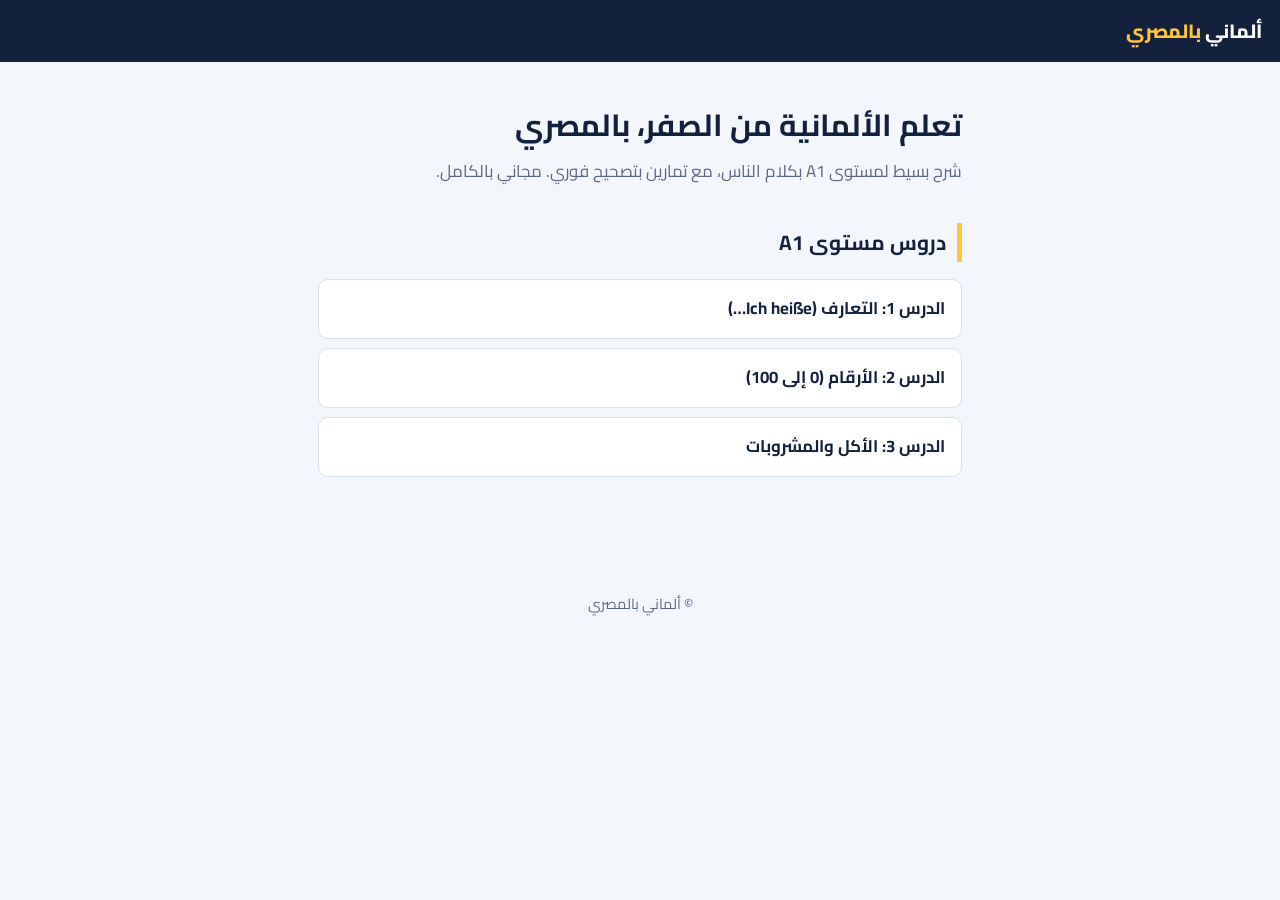
<file: index.html>
<!DOCTYPE html>
<html lang="ar" dir="rtl">
<head>
<meta charset="utf-8">
<meta name="viewport" content="width=device-width, initial-scale=1">
<title>تعلم اللغة الألمانية للمبتدئين A1 بالمصري - مجاناً</title>
<meta name="description" content="دروس تعلم الألمانية من الصفر (مستوى A1) بشرح بسيط باللهجة المصرية وتمارين تفاعلية مجانية.">
<link rel="preconnect" href="https://fonts.googleapis.com">
<link rel="preconnect" href="https://fonts.gstatic.com" crossorigin>
<link href="https://fonts.googleapis.com/css2?family=Cairo:wght@400;700;800&display=swap" rel="stylesheet">
<link rel="stylesheet" href="style.css">
</head>
<body>
<header class="top"><a href="index.html">ألماني <span>بالمصري</span></a></header>
<main class="wrap">
  <h1>تعلم الألمانية من الصفر، بالمصري</h1>
  <p class="lead">شرح بسيط لمستوى A1 بكلام الناس، مع تمارين بتصحيح فوري. مجاني بالكامل.</p>
  <h2>دروس مستوى A1</h2>
  <ul class="lessons">
    <li><a href="lesson-1.html">الدرس 1: التعارف (Ich heiße…)</a></li>
<li><a href="lesson-2.html">الدرس 2: الأرقام (0 إلى 100)</a></li>
<li><a href="lesson-3.html">الدرس 3: الأكل والمشروبات</a></li>
  </ul>
</main>
<footer>© ألماني بالمصري</footer>
</body>
</html>
</file>
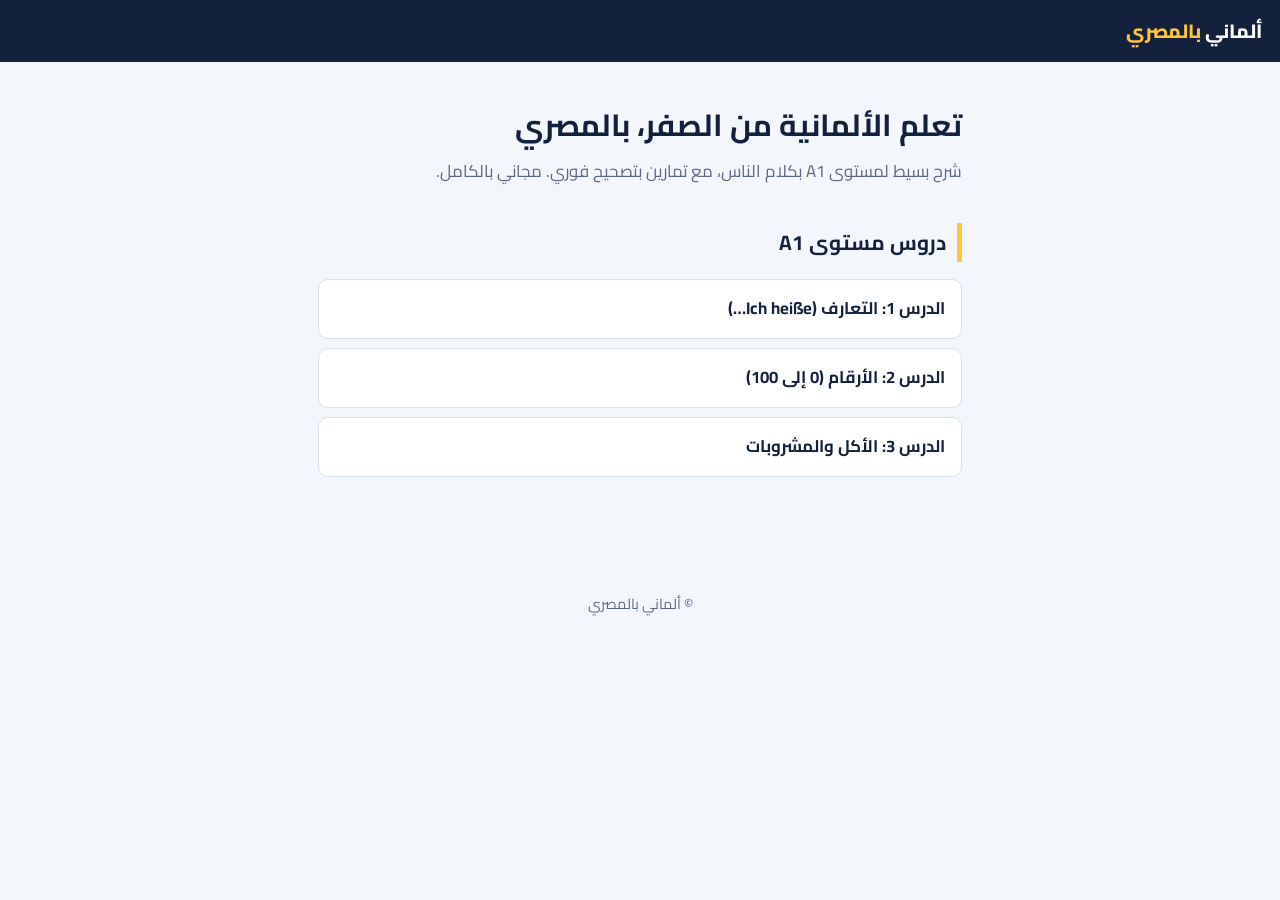
<file: index (1).html>
<!DOCTYPE html>
<html lang="ar" dir="rtl">
<head>
<meta charset="utf-8">
<meta name="viewport" content="width=device-width, initial-scale=1">
<title>تعلم اللغة الألمانية للمبتدئين A1 بالمصري - مجاناً</title>
<meta name="description" content="دروس تعلم الألمانية من الصفر (مستوى A1) بشرح بسيط باللهجة المصرية وتمارين تفاعلية مجانية.">
<link rel="preconnect" href="https://fonts.googleapis.com">
<link rel="preconnect" href="https://fonts.gstatic.com" crossorigin>
<link href="https://fonts.googleapis.com/css2?family=Cairo:wght@400;700;800&display=swap" rel="stylesheet">
<link rel="stylesheet" href="style.css">
</head>
<body>
<header class="top"><a href="index.html">ألماني <span>بالمصري</span></a></header>
<main class="wrap">
  <h1>تعلم الألمانية من الصفر، بالمصري</h1>
  <p class="lead">شرح بسيط لمستوى A1 بكلام الناس، مع تمارين بتصحيح فوري. مجاني بالكامل.</p>
  <h2>دروس مستوى A1</h2>
  <ul class="lessons">
    <li><a href="lesson-1.html">الدرس 1: التعارف (Ich heiße…)</a></li>
    <li><a href="lesson-2.html">الدرس 2: الأرقام (0 إلى 100)</a></li>
    <li><a href="lesson-3.html">الدرس 3: الأكل والمشروبات</a></li>
  </ul>
</main>
<footer>© ألماني بالمصري</footer>
</body>
</html>
</file>
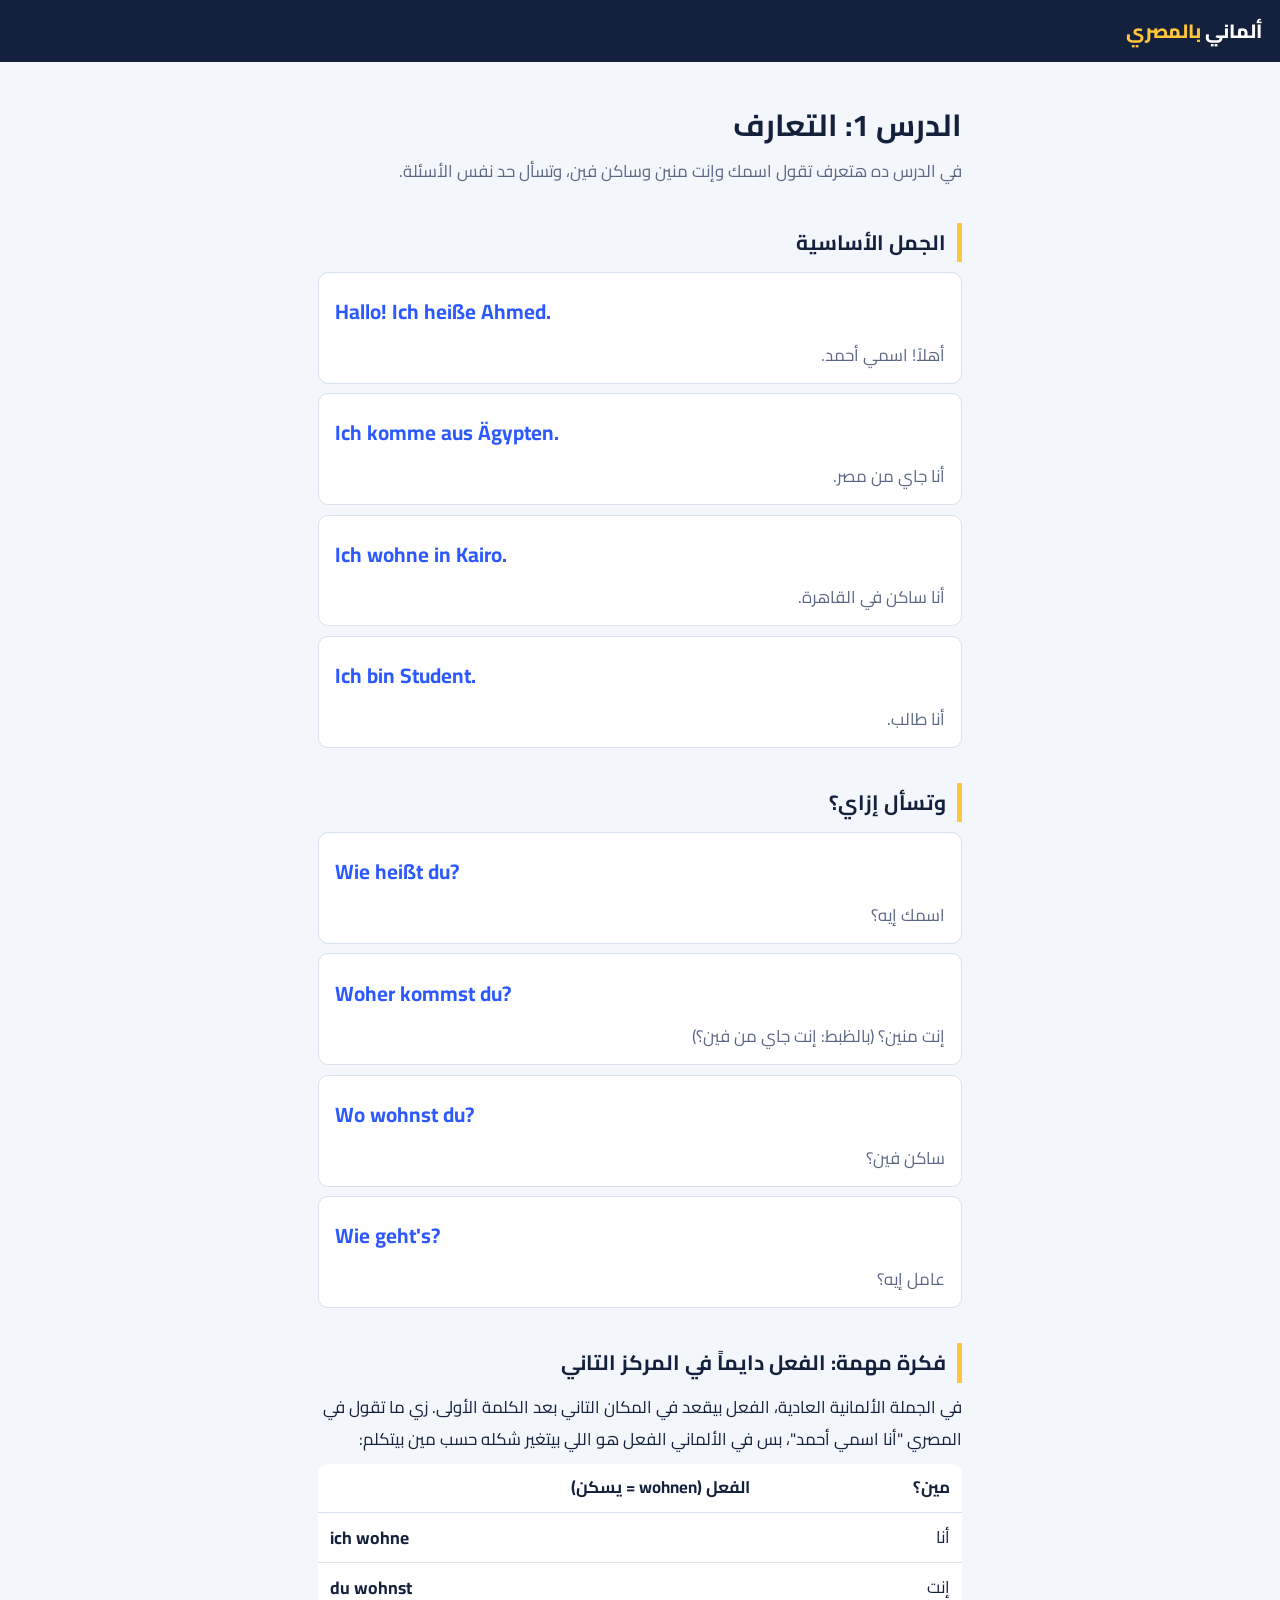
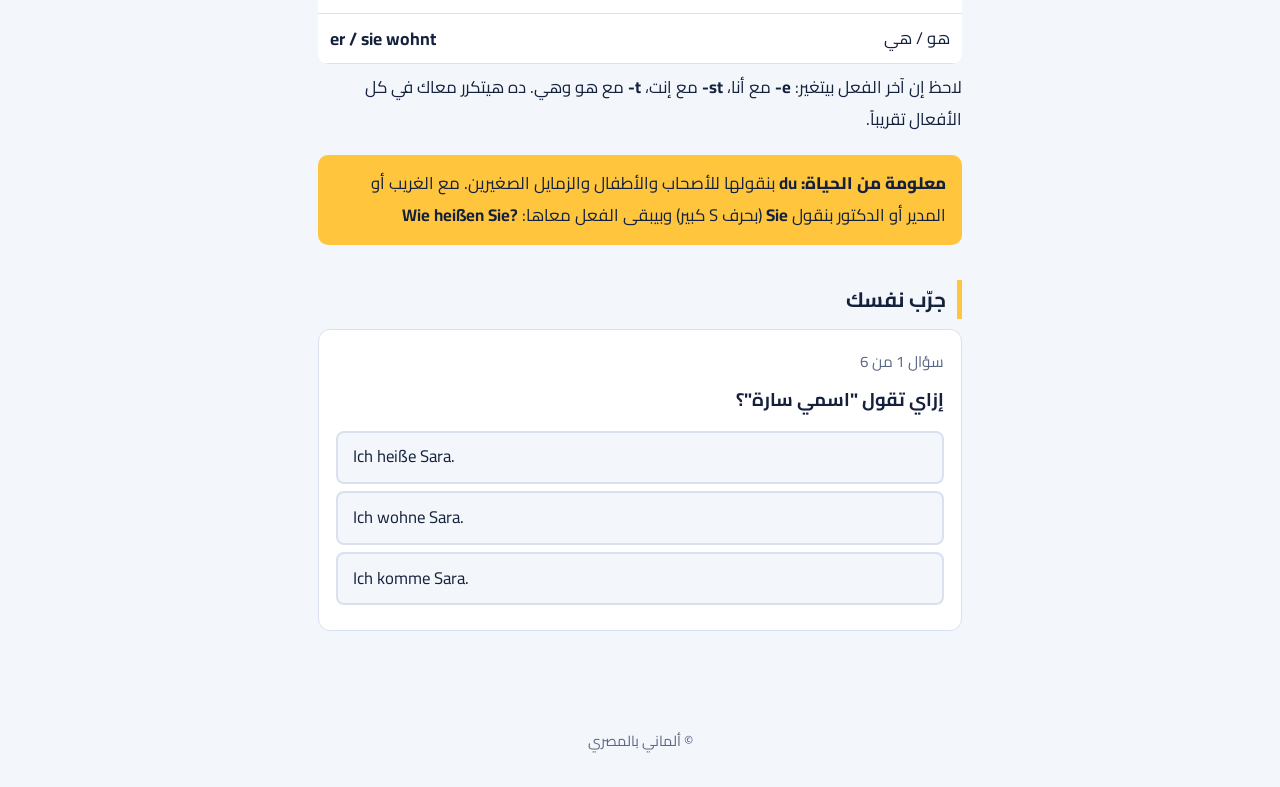
<file: lesson-1.html>
<!DOCTYPE html>
<html lang="ar" dir="rtl">
<head>
<meta charset="utf-8">
<meta name="viewport" content="width=device-width, initial-scale=1">
<title>الدرس 1: التعارف بالألمانية للمبتدئين (Ich heiße) - A1</title>
<meta name="description" content="تعلم تعرّف بنفسك بالألمانية: الاسم والبلد والسكن، بشرح مصري بسيط وتمرين تفاعلي.">
<link rel="preconnect" href="https://fonts.googleapis.com">
<link rel="preconnect" href="https://fonts.gstatic.com" crossorigin>
<link href="https://fonts.googleapis.com/css2?family=Cairo:wght@400;700;800&display=swap" rel="stylesheet">
<link rel="stylesheet" href="style.css">
</head>
<body>
<header class="top"><a href="index.html">ألماني <span>بالمصري</span></a></header>
<main class="wrap">
  <h1>الدرس 1: التعارف</h1>
  <p class="lead">في الدرس ده هتعرف تقول اسمك وإنت منين وساكن فين، وتسأل حد نفس الأسئلة.</p>

  <h2>الجمل الأساسية</h2>
  <div class="phrase"><p class="de">Hallo! Ich heiße Ahmed.</p><p class="ar">أهلاً! اسمي أحمد.</p></div>
  <div class="phrase"><p class="de">Ich komme aus Ägypten.</p><p class="ar">أنا جاي من مصر.</p></div>
  <div class="phrase"><p class="de">Ich wohne in Kairo.</p><p class="ar">أنا ساكن في القاهرة.</p></div>
  <div class="phrase"><p class="de">Ich bin Student.</p><p class="ar">أنا طالب.</p></div>

  <h2>وتسأل إزاي؟</h2>
  <div class="phrase"><p class="de">Wie heißt du?</p><p class="ar">اسمك إيه؟</p></div>
  <div class="phrase"><p class="de">Woher kommst du?</p><p class="ar">إنت منين؟ (بالظبط: إنت جاي من فين؟)</p></div>
  <div class="phrase"><p class="de">Wo wohnst du?</p><p class="ar">ساكن فين؟</p></div>
  <div class="phrase"><p class="de">Wie geht's?</p><p class="ar">عامل إيه؟</p></div>

  <h2>فكرة مهمة: الفعل دايماً في المركز التاني</h2>
  <p>في الجملة الألمانية العادية، الفعل بيقعد في المكان التاني بعد الكلمة الأولى. زي ما تقول في المصري "أنا اسمي أحمد"، بس في الألماني الفعل هو اللي بيتغير شكله حسب مين بيتكلم:</p>
  <table>
    <tr><th>مين؟</th><th>الفعل (wohnen = يسكن)</th></tr>
    <tr><td>أنا</td><td class="de">ich wohne</td></tr>
    <tr><td>إنت</td><td class="de">du wohnst</td></tr>
    <tr><td>هو / هي</td><td class="de">er / sie wohnt</td></tr>
  </table>
  <p>لاحظ إن آخر الفعل بيتغير: <span class="de">-e</span> مع أنا، <span class="de">-st</span> مع إنت، <span class="de">-t</span> مع هو وهي. ده هيتكرر معاك في كل الأفعال تقريباً.</p>

  <div class="tip"><b>معلومة من الحياة:</b> <span class="de">du</span> بنقولها للأصحاب والأطفال والزمايل الصغيرين. مع الغريب أو المدير أو الدكتور بنقول <span class="de">Sie</span> (بحرف S كبير) وبيبقى الفعل معاها: <span class="de">Wie heißen Sie?</span></div>

  <h2>جرّب نفسك</h2>
  <div class="quiz" id="quiz" aria-live="polite"></div>
</main>
<footer>© ألماني بالمصري</footer>

<script>
(function(){
  var Q=[
    {q:"إزاي تقول \"اسمي سارة\"؟",o:["Ich heiße Sara.","Ich wohne Sara.","Ich komme Sara."],a:0,w:"heißen معناه \"اسمه\". wohnen للسكن وkommen للمجيء."},
    {q:"كمّل: Ich ___ aus Ägypten.",o:["komme","kommst","kommt"],a:0,w:"مع ich الفعل بينتهي بـ -e."},
    {q:"كمّل: Du ___ in Kairo.",o:["wohne","wohnst","wohnt"],a:1,w:"مع du الفعل بينتهي بـ -st."},
    {q:"إزاي تسأل صاحبك \"إنت منين؟\"",o:["Wo wohnst du?","Woher kommst du?","Wie heißt du?"],a:1,w:"Woher = من فين، فـ Woher kommst du؟ يعني إنت جاي من فين."},
    {q:"تقول إيه للدكتور بدل Wie heißt du؟",o:["Wie heißt Sie?","Wie heißen Sie?","Wie heißt Sie du?"],a:1,w:"مع الاحترام بنستخدم Sie والفعل بياخد -en: Wie heißen Sie?"},
    {q:"فين مكان الفعل في الجملة: Ich wohne in Kairo؟",o:["الأول","التاني","الأخير"],a:1,w:"الفعل wohne جه في المركز التاني بعد ich."}
  ];
  var i=0,score=0,box=document.getElementById("quiz");
  function esc(s){return s.replace(/&/g,"&amp;").replace(/</g,"&lt;")}
  function show(){
    if(i>=Q.length){
      box.innerHTML='<p class="score">نتيجتك: '+score+' من '+Q.length+'</p><p>'+(score===Q.length?"ممتاز! أنت جاهز للدرس الجاي.":"كويس! راجع الشرح وجرب تاني.")+'</p><button class="btn" id="again">ابدأ من الأول</button> <a class="btn" href="index.html">كل الدروس</a>';
      document.getElementById("again").onclick=function(){i=0;score=0;show()};
      return;
    }
    var c=Q[i],h='<div class="count">سؤال '+(i+1)+' من '+Q.length+'</div><p class="q">'+esc(c.q)+'</p>';
    c.o.forEach(function(t,k){
      var de=/^[A-Za-z]/.test(t)?" de":"";
      h+='<button class="opt'+de+'" data-k="'+k+'">'+esc(t)+'</button>';
    });
    h+='<div id="fb"></div>';
    box.innerHTML=h;
    box.querySelectorAll(".opt").forEach(function(b){b.onclick=function(){pick(+b.dataset.k)}});
  }
  function pick(k){
    var c=Q[i],bs=box.querySelectorAll(".opt");
    bs.forEach(function(b,n){b.disabled=true;if(n===c.a)b.classList.add("right");else if(n===k)b.classList.add("wrong")});
    if(k===c.a)score++;
    document.getElementById("fb").innerHTML='<p class="why">'+(k===c.a?"صح! ":"غلط. ")+esc(c.w)+'</p><button class="btn" id="next">'+(i===Q.length-1?"شوف النتيجة":"السؤال الجاي")+'</button>';
    var n=document.getElementById("next");n.focus();
    n.onclick=function(){i++;show()};
  }
  show();
})();
</script>
</body>
</html>
</file>
<file: style.css>
:root{--bg:#f3f6fa;--ink:#14213d;--muted:#5b6785;--blue:#2b59ff;--sun:#ffc53d;--ok:#1e8e5a;--bad:#d64545;--card:#fff;--line:#d9e0ee}
@media (prefers-color-scheme:dark){:root{--bg:#0f1729;--ink:#eef2ff;--muted:#9aa7c7;--blue:#7d9bff;--card:#18223b;--line:#2a3657}}
*{box-sizing:border-box}
html{scroll-padding-top:1rem}
body{margin:0;background:var(--bg);color:var(--ink);font-family:"Cairo",system-ui,sans-serif;line-height:1.9;font-size:1.05rem}
.wrap{max-width:680px;margin:0 auto;padding:1rem 1.1rem 4rem}
header.top{background:var(--ink);color:#fff;padding:.8rem 1.1rem}
header.top a{color:#fff;text-decoration:none;font-weight:800;font-size:1.2rem}
header.top span{color:var(--sun)}
h1{font-size:1.9rem;line-height:1.5;margin:1.5rem 0 .3rem}
h2{font-size:1.3rem;margin:2.2rem 0 .6rem;border-inline-start:5px solid var(--sun);padding-inline-start:.7rem}
p{margin:.5rem 0}
.lead{color:var(--muted)}
.de{direction:ltr;text-align:left;font-weight:700;unicode-bidi:isolate}
.phrase{background:var(--card);border:1px solid var(--line);border-radius:10px;padding:.7rem 1rem;margin:.6rem 0}
.phrase .de{font-size:1.3rem;color:var(--blue)}
.phrase .ar{color:var(--muted);margin:0}
.tip{background:var(--sun);color:#14213d;border-radius:10px;padding:.8rem 1rem;margin:1.2rem 0}
.tip b{font-weight:800}
table{width:100%;border-collapse:collapse;background:var(--card);border-radius:10px;overflow:hidden}
td,th{padding:.5rem .8rem;border-bottom:1px solid var(--line);text-align:start}
td.de{font-size:1.1rem}
a:focus-visible,button:focus-visible{outline:3px solid var(--blue);outline-offset:2px}
.btn{display:inline-block;background:var(--blue);color:#fff;border:0;border-radius:8px;padding:.6rem 1.3rem;font:inherit;font-weight:700;cursor:pointer;text-decoration:none}
.quiz{background:var(--card);border:1px solid var(--line);border-radius:12px;padding:1.1rem}
.quiz .count{color:var(--muted);font-size:.95rem}
.quiz .q{font-weight:700;font-size:1.15rem;margin:.4rem 0 .8rem}
.opt{display:block;width:100%;text-align:start;background:var(--bg);color:var(--ink);border:2px solid var(--line);border-radius:8px;padding:.55rem .9rem;margin:.45rem 0;font:inherit;cursor:pointer}
.opt.de{text-align:left}
.opt:disabled{cursor:default}
.opt.right{border-color:var(--ok);background:rgba(30,142,90,.15)}
.opt.wrong{border-color:var(--bad);background:rgba(214,69,69,.15)}
.why{margin:.8rem 0;color:var(--muted)}
.score{font-size:1.5rem;font-weight:800}
ul.lessons{list-style:none;padding:0}
ul.lessons li{margin:.6rem 0}
ul.lessons a{display:block;background:var(--card);border:1px solid var(--line);border-radius:10px;padding:.8rem 1rem;color:var(--ink);text-decoration:none;font-weight:700}
ul.lessons .soon{display:block;border:1px dashed var(--line);border-radius:10px;padding:.8rem 1rem;color:var(--muted)}
footer{text-align:center;color:var(--muted);font-size:.9rem;padding:2rem 1rem}
@media (prefers-reduced-motion:no-preference){.opt{transition:background .15s,border-color .15s}}
</file>
